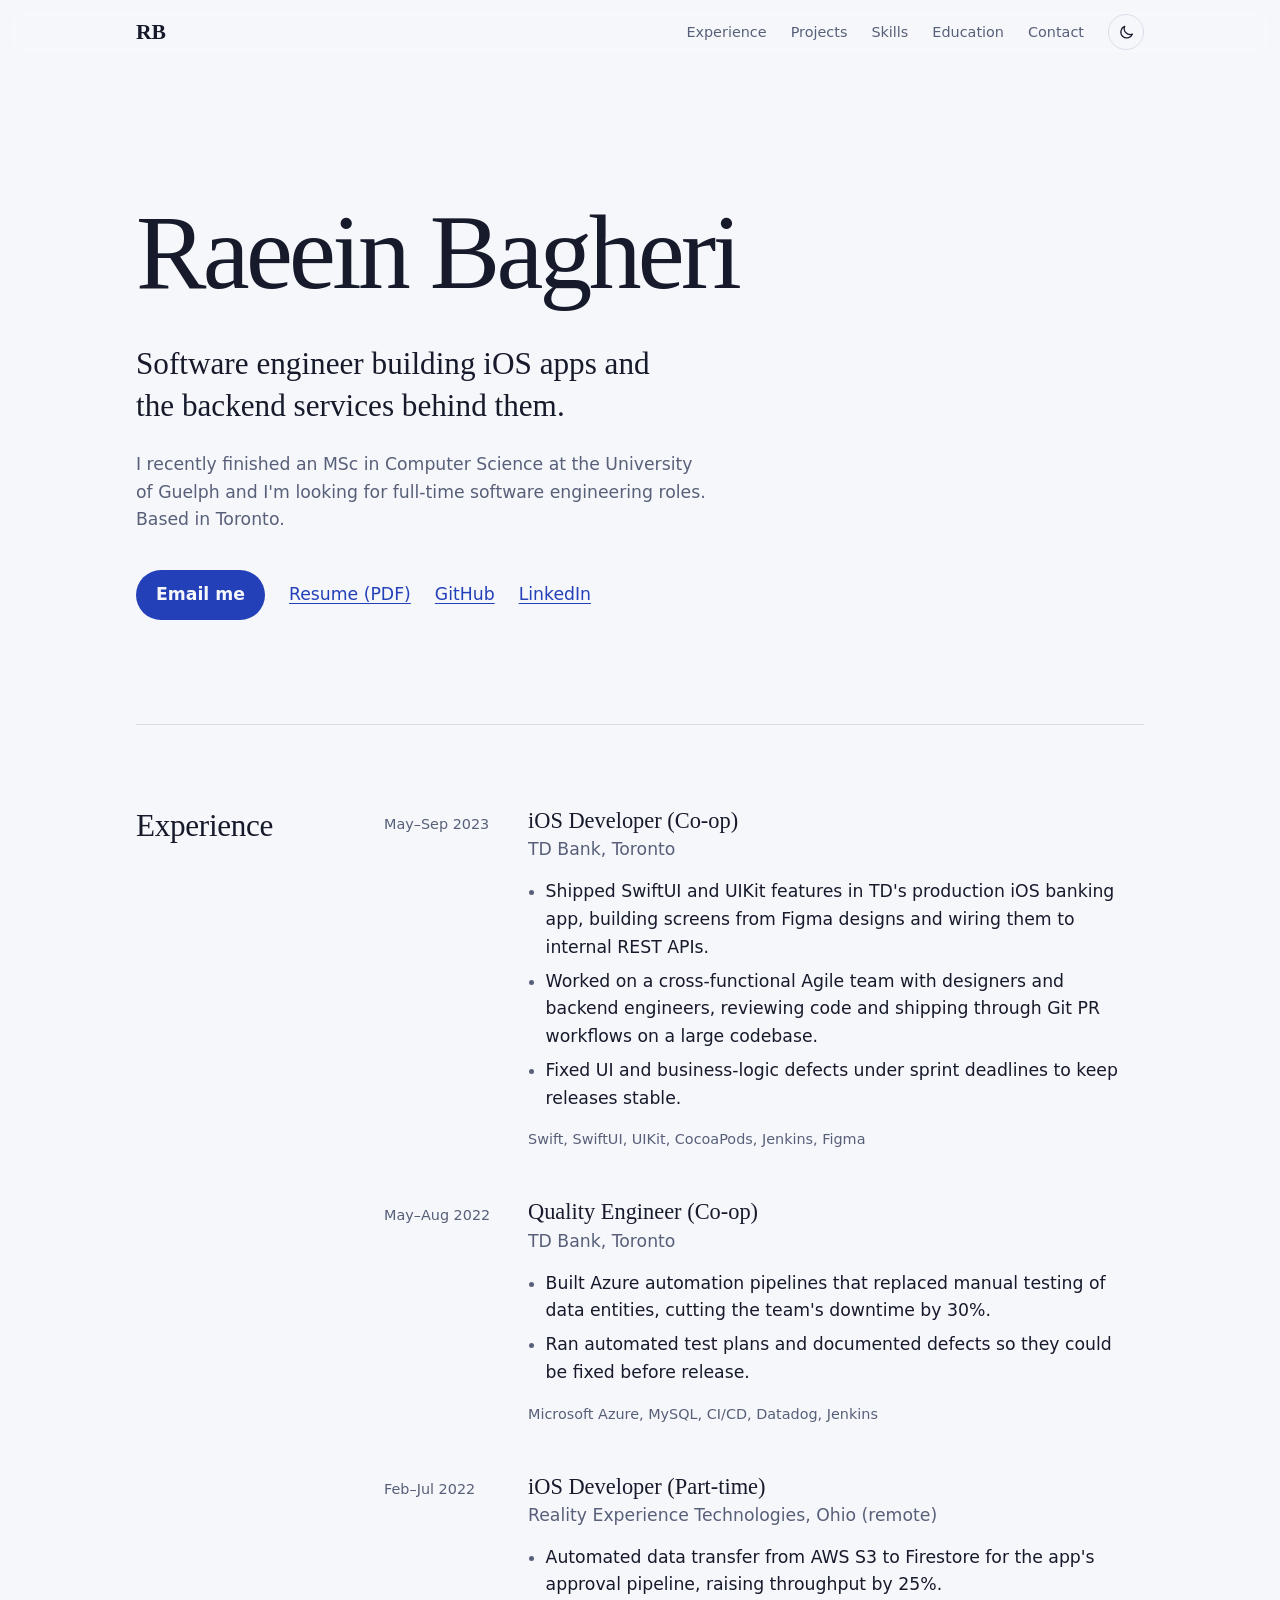
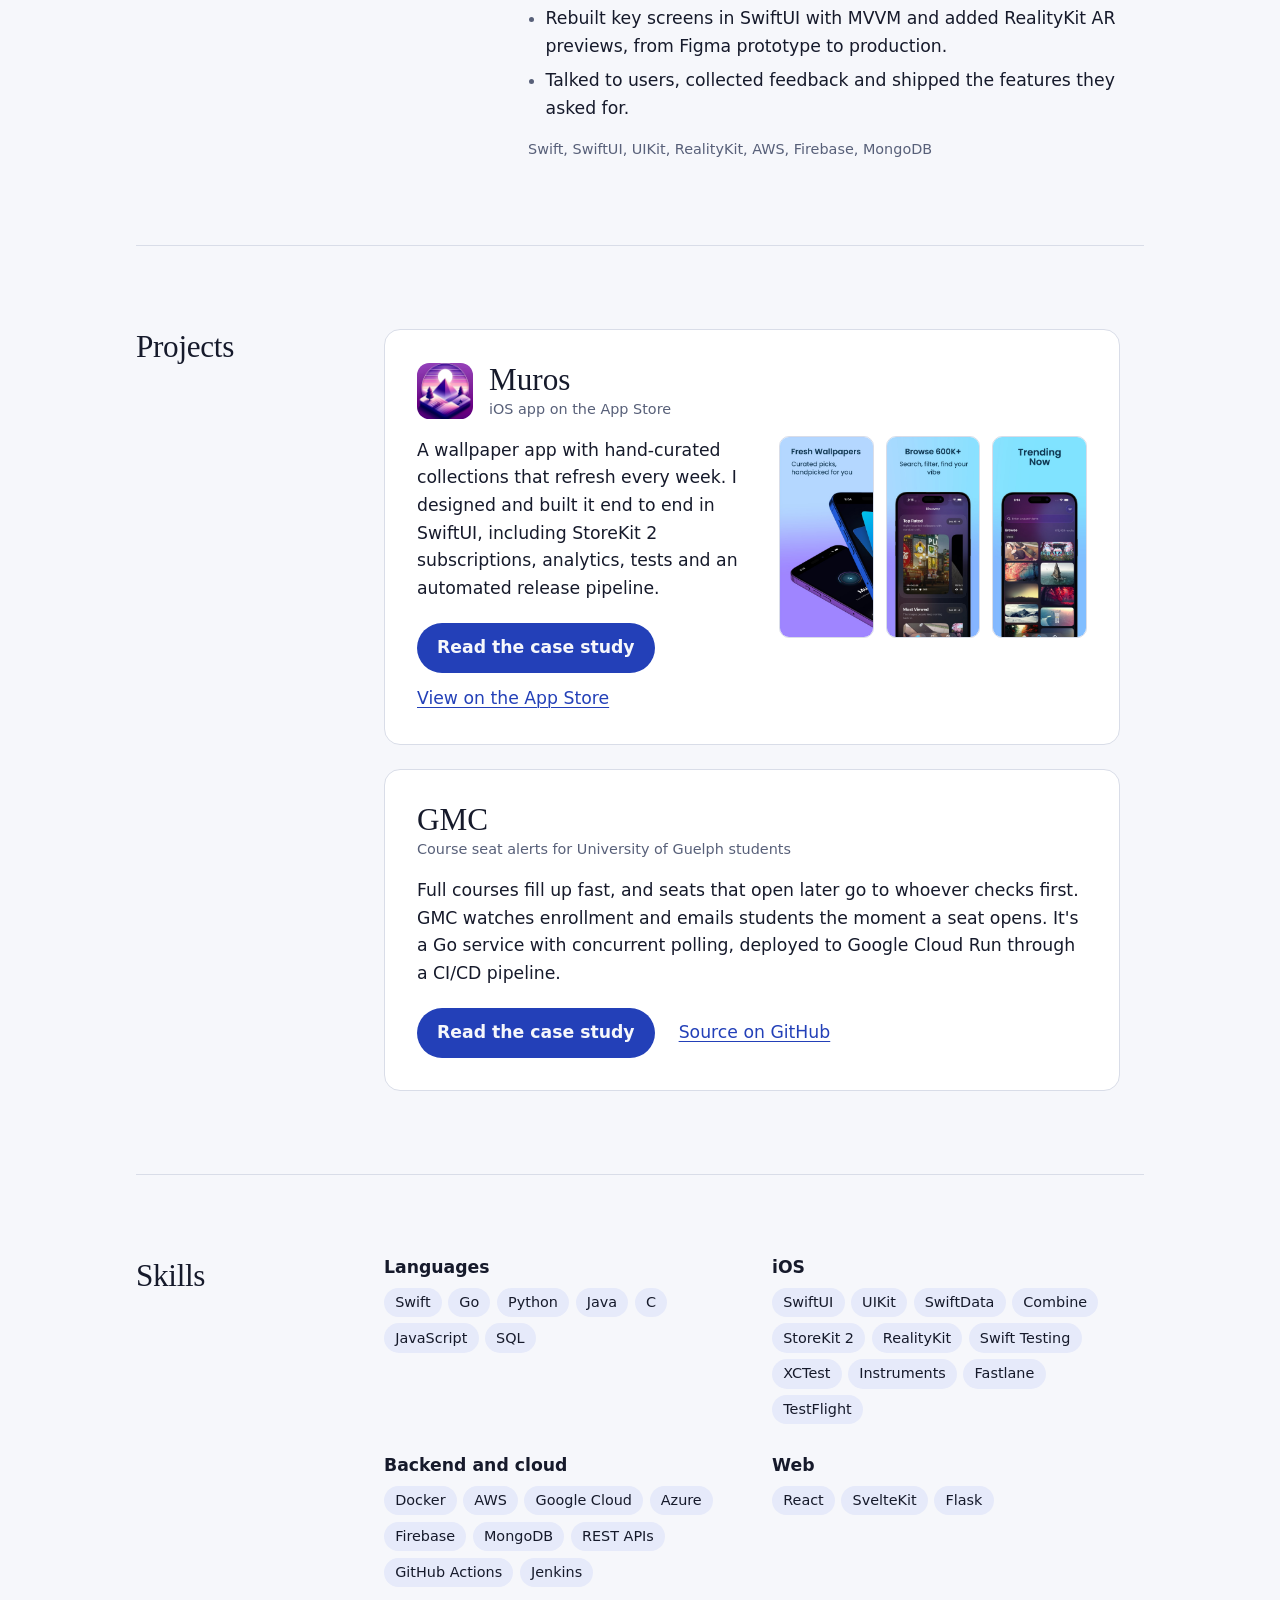
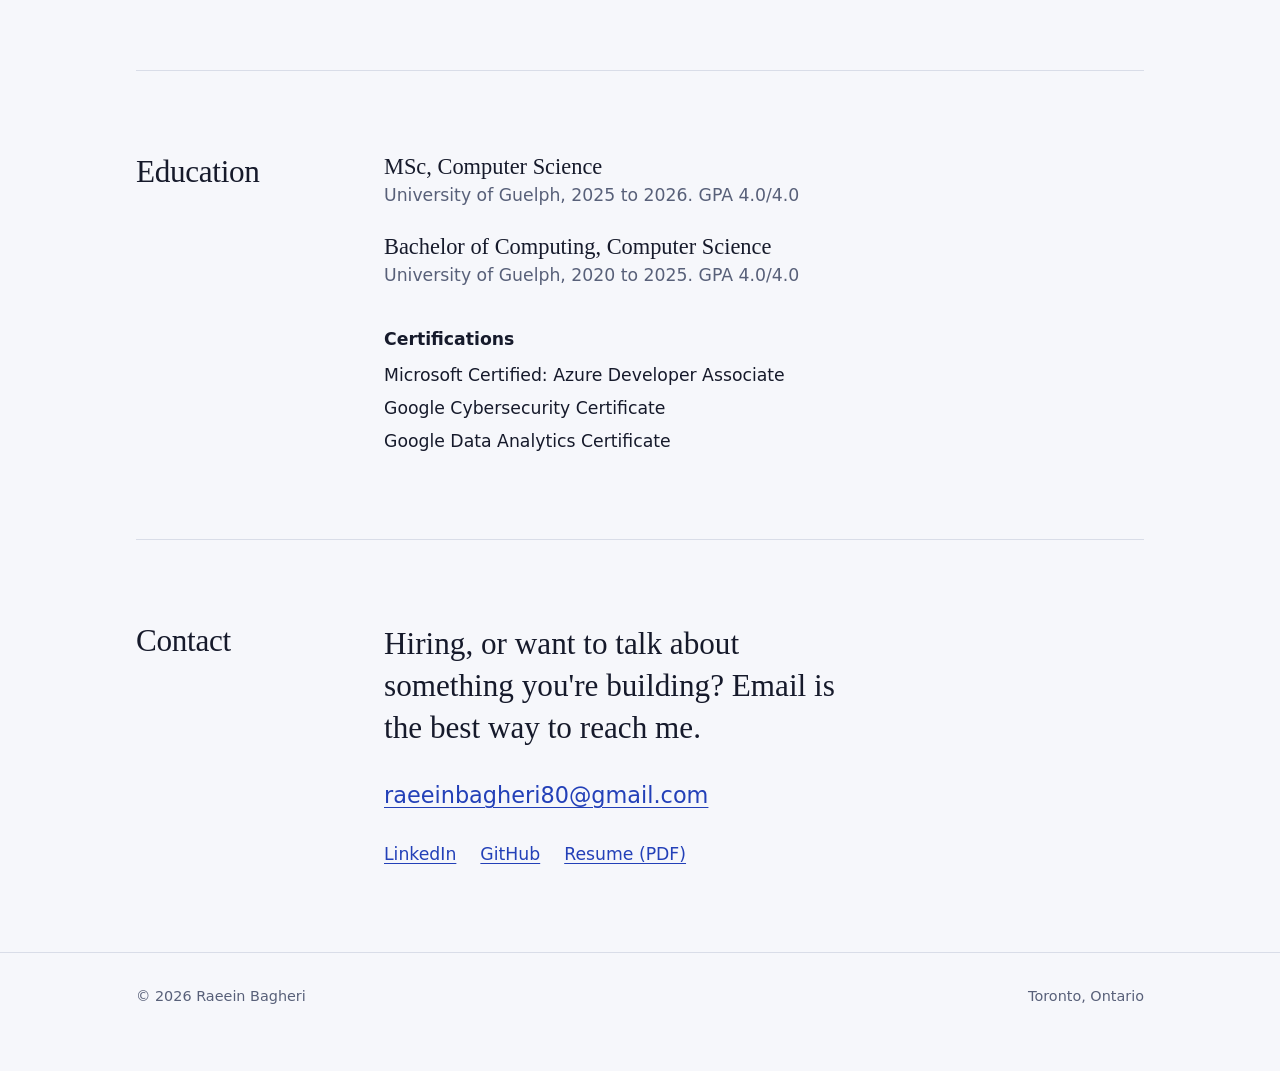
<file: index.html>
<!DOCTYPE html>
<html lang="en">

<head>
  <meta charset="UTF-8">
  <meta name="viewport" content="width=device-width, initial-scale=1">
  <meta http-equiv="Content-Security-Policy" content="default-src 'self'; style-src 'self' https://fonts.googleapis.com; font-src https://fonts.gstatic.com; img-src 'self' data:; script-src 'self'; base-uri 'self'; form-action 'none'">
  <title>Raeein Bagheri, Software Engineer</title>
  <meta name="description" content="Raeein Bagheri is a Toronto-based software engineer building iOS apps and backend services. MSc Computer Science, University of Guelph.">
  <link rel="canonical" href="https://raeeinbagheri.com/">

  <meta property="og:type" content="website">
  <meta property="og:title" content="Raeein Bagheri, Software Engineer">
  <meta property="og:description" content="Building iOS apps and the backend services behind them.">
  <meta property="og:url" content="https://raeeinbagheri.com/">
  <meta name="twitter:card" content="summary">

  <link rel="icon" href="./assets/images/favicon.svg" type="image/svg+xml">

  <link rel="preconnect" href="https://fonts.googleapis.com">
  <link rel="preconnect" href="https://fonts.gstatic.com" crossorigin>
  <link rel="stylesheet" href="https://fonts.googleapis.com/css2?family=Hanken+Grotesk:wght@400;500;600&family=Newsreader:opsz,wght@6..72,400;6..72,500;6..72,600&display=swap">
  <link rel="stylesheet" href="./assets/css/style.css">

  <script src="./assets/js/theme-init.js"></script>
</head>

<body>
  <a class="skip-link" href="#main">Skip to content</a>

  <header class="site-header">
    <div class="wrap">
      <a class="wordmark" href="#top" aria-label="Raeein Bagheri, back to top">RB</a>

      <nav class="site-nav" aria-label="Sections">
        <ul>
          <li><a href="#experience">Experience</a></li>
          <li><a href="#projects">Projects</a></li>
          <li><a href="#skills">Skills</a></li>
          <li><a href="#education">Education</a></li>
          <li><a href="#contact">Contact</a></li>
        </ul>
      </nav>

      <button class="theme-toggle" type="button" aria-label="Dark theme" aria-pressed="false" data-theme-toggle>
        <svg class="icon-moon" viewBox="0 0 24 24" fill="none" stroke="currentColor" stroke-width="1.8" stroke-linecap="round" stroke-linejoin="round" aria-hidden="true">
          <path d="M20.5 14.5A8.5 8.5 0 0 1 9.5 3.5a8.5 8.5 0 1 0 11 11Z" />
        </svg>
        <svg class="icon-sun" viewBox="0 0 24 24" fill="none" stroke="currentColor" stroke-width="1.8" stroke-linecap="round" aria-hidden="true">
          <circle cx="12" cy="12" r="4" />
          <path d="M12 2v2M12 20v2M4.9 4.9l1.4 1.4M17.7 17.7l1.4 1.4M2 12h2M20 12h2M4.9 19.1l1.4-1.4M17.7 6.3l1.4-1.4" />
        </svg>
      </button>
    </div>
  </header>

  <main id="main">

    <section class="hero wrap" id="top">
      <h1>Raeein Bagheri</h1>
      <p class="hero-lede">Software engineer building iOS apps and the backend services behind them.</p>
      <p class="hero-status">
        I recently finished an MSc in Computer Science at the University of Guelph and I'm looking for
        full-time software engineering roles. Based in Toronto.
      </p>
      <div class="actions">
        <a class="button" href="mailto:raeeinbagheri80@gmail.com">Email me</a>
        <a class="text-link" href="./assets/docs/resume.pdf" target="_blank" rel="noopener noreferrer">Resume (PDF)</a>
        <a class="text-link" href="https://github.com/Raeein" target="_blank" rel="noopener noreferrer">GitHub</a>
        <a class="text-link" href="https://www.linkedin.com/in/raeeinbagheri/" target="_blank" rel="noopener noreferrer">LinkedIn</a>
      </div>
    </section>

    <div class="wrap">

      <section class="section" id="experience" aria-labelledby="experience-title">
        <h2 class="section-title" id="experience-title">Experience</h2>
        <div class="section-body">
          <ol class="timeline">

            <li class="job">
              <p class="job-dates">May–Sep 2023</p>
              <div>
                <h3>iOS Developer (Co-op)</h3>
                <p class="job-org">TD Bank, Toronto</p>
                <ul class="bullets">
                  <li>Shipped SwiftUI and UIKit features in TD's production iOS banking app, building screens from Figma designs and wiring them to internal REST APIs.</li>
                  <li>Worked on a cross-functional Agile team with designers and backend engineers, reviewing code and shipping through Git PR workflows on a large codebase.</li>
                  <li>Fixed UI and business-logic defects under sprint deadlines to keep releases stable.</li>
                </ul>
                <p class="stack">Swift, SwiftUI, UIKit, CocoaPods, Jenkins, Figma</p>
              </div>
            </li>

            <li class="job">
              <p class="job-dates">May–Aug 2022</p>
              <div>
                <h3>Quality Engineer (Co-op)</h3>
                <p class="job-org">TD Bank, Toronto</p>
                <ul class="bullets">
                  <li>Built Azure automation pipelines that replaced manual testing of data entities, cutting the team's downtime by 30%.</li>
                  <li>Ran automated test plans and documented defects so they could be fixed before release.</li>
                </ul>
                <p class="stack">Microsoft Azure, MySQL, CI/CD, Datadog, Jenkins</p>
              </div>
            </li>

            <li class="job">
              <p class="job-dates">Feb–Jul 2022</p>
              <div>
                <h3>iOS Developer (Part-time)</h3>
                <p class="job-org">Reality Experience Technologies, Ohio (remote)</p>
                <ul class="bullets">
                  <li>Automated data transfer from AWS S3 to Firestore for the app's approval pipeline, raising throughput by 25%.</li>
                  <li>Rebuilt key screens in SwiftUI with MVVM and added RealityKit AR previews, from Figma prototype to production.</li>
                  <li>Talked to users, collected feedback and shipped the features they asked for.</li>
                </ul>
                <p class="stack">Swift, SwiftUI, UIKit, RealityKit, AWS, Firebase, MongoDB</p>
              </div>
            </li>

          </ol>
        </div>
      </section>

      <section class="section" id="projects" aria-labelledby="projects-title">
        <h2 class="section-title" id="projects-title">Projects</h2>
        <div class="section-body projects">

          <article class="project project--featured">
            <div>
              <div class="project-head">
                <img class="app-icon" src="./assets/images/muros/icon.png" alt="" width="56" height="56">
                <div>
                  <h3>Muros</h3>
                  <p class="project-kind">iOS app on the App Store</p>
                </div>
              </div>
              <p>
                A wallpaper app with hand-curated collections that refresh every week. I designed and built it
                end to end in SwiftUI, including StoreKit 2 subscriptions, analytics, tests and an automated
                release pipeline.
              </p>
              <div class="actions">
                <a class="button" href="./projects/muros.html">Read the case study</a>
                <a class="text-link" href="https://apps.apple.com/ca/app/muros/id6764196236" target="_blank" rel="noopener noreferrer">View on the App Store</a>
              </div>
            </div>
            <div class="shots">
              <img src="./assets/images/muros/screen-01.jpg" alt="Muros home screen showing fresh wallpaper picks" width="600" height="1300" loading="lazy">
              <img src="./assets/images/muros/screen-03.jpg" alt="Muros discovery screen with top rated and most viewed wallpapers" width="600" height="1300" loading="lazy">
              <img src="./assets/images/muros/screen-04.jpg" alt="Muros browse screen with search and trending wallpapers" width="600" height="1300" loading="lazy">
            </div>
          </article>

          <article class="project">
            <div>
              <div class="project-head">
                <div>
                  <h3>GMC</h3>
                  <p class="project-kind">Course seat alerts for University of Guelph students</p>
                </div>
              </div>
              <p>
                Full courses fill up fast, and seats that open later go to whoever checks first. GMC watches
                enrollment and emails students the moment a seat opens. It's a Go service with concurrent
                polling, deployed to Google Cloud Run through a CI/CD pipeline.
              </p>
              <div class="actions">
                <a class="button" href="./projects/gmc.html">Read the case study</a>
                <a class="text-link" href="https://github.com/Raeein/gmc" target="_blank" rel="noopener noreferrer">Source on GitHub</a>
              </div>
            </div>
          </article>

        </div>
      </section>

      <section class="section" id="skills" aria-labelledby="skills-title">
        <h2 class="section-title" id="skills-title">Skills</h2>
        <div class="section-body skill-groups">
          <div>
            <h3>Languages</h3>
            <ul class="tags">
              <li>Swift</li><li>Go</li><li>Python</li><li>Java</li><li>C</li><li>JavaScript</li><li>SQL</li>
            </ul>
          </div>
          <div>
            <h3>iOS</h3>
            <ul class="tags">
              <li>SwiftUI</li><li>UIKit</li><li>SwiftData</li><li>Combine</li><li>StoreKit 2</li><li>RealityKit</li>
              <li>Swift Testing</li><li>XCTest</li><li>Instruments</li><li>Fastlane</li><li>TestFlight</li>
            </ul>
          </div>
          <div>
            <h3>Backend and cloud</h3>
            <ul class="tags">
              <li>Docker</li><li>AWS</li><li>Google Cloud</li><li>Azure</li><li>Firebase</li><li>MongoDB</li>
              <li>REST APIs</li><li>GitHub Actions</li><li>Jenkins</li>
            </ul>
          </div>
          <div>
            <h3>Web</h3>
            <ul class="tags">
              <li>React</li><li>SvelteKit</li><li>Flask</li>
            </ul>
          </div>
        </div>
      </section>

      <section class="section" id="education" aria-labelledby="education-title">
        <h2 class="section-title" id="education-title">Education</h2>
        <div class="section-body">
          <ul class="entries">
            <li class="entry">
              <h3>MSc, Computer Science</h3>
              <p>University of Guelph, 2025 to 2026. GPA 4.0/4.0</p>
            </li>
            <li class="entry">
              <h3>Bachelor of Computing, Computer Science</h3>
              <p>University of Guelph, 2020 to 2025. GPA 4.0/4.0</p>
            </li>
          </ul>

          <h3 class="subhead">Certifications</h3>
          <ul class="plain-list">
            <li>Microsoft Certified: Azure Developer Associate</li>
            <li>Google Cybersecurity Certificate</li>
            <li>Google Data Analytics Certificate</li>
          </ul>
        </div>
      </section>

      <section class="section contact" id="contact" aria-labelledby="contact-title">
        <h2 class="section-title" id="contact-title">Contact</h2>
        <div class="section-body">
          <p class="contact-lede">Hiring, or want to talk about something you're building? Email is the best way to reach me.</p>
          <a class="contact-email" href="mailto:raeeinbagheri80@gmail.com">raeeinbagheri80@gmail.com</a>
          <div class="actions">
            <a class="text-link" href="https://www.linkedin.com/in/raeeinbagheri/" target="_blank" rel="noopener noreferrer">LinkedIn</a>
            <a class="text-link" href="https://github.com/Raeein" target="_blank" rel="noopener noreferrer">GitHub</a>
            <a class="text-link" href="./assets/docs/resume.pdf" target="_blank" rel="noopener noreferrer">Resume (PDF)</a>
          </div>
        </div>
      </section>

    </div>
  </main>

  <footer class="site-footer">
    <div class="wrap">
      <p>&copy; <span data-year>2026</span> Raeein Bagheri</p>
      <p>Toronto, Ontario</p>
    </div>
  </footer>

  <script src="./assets/js/script.js"></script>
</body>

</html>
</file>
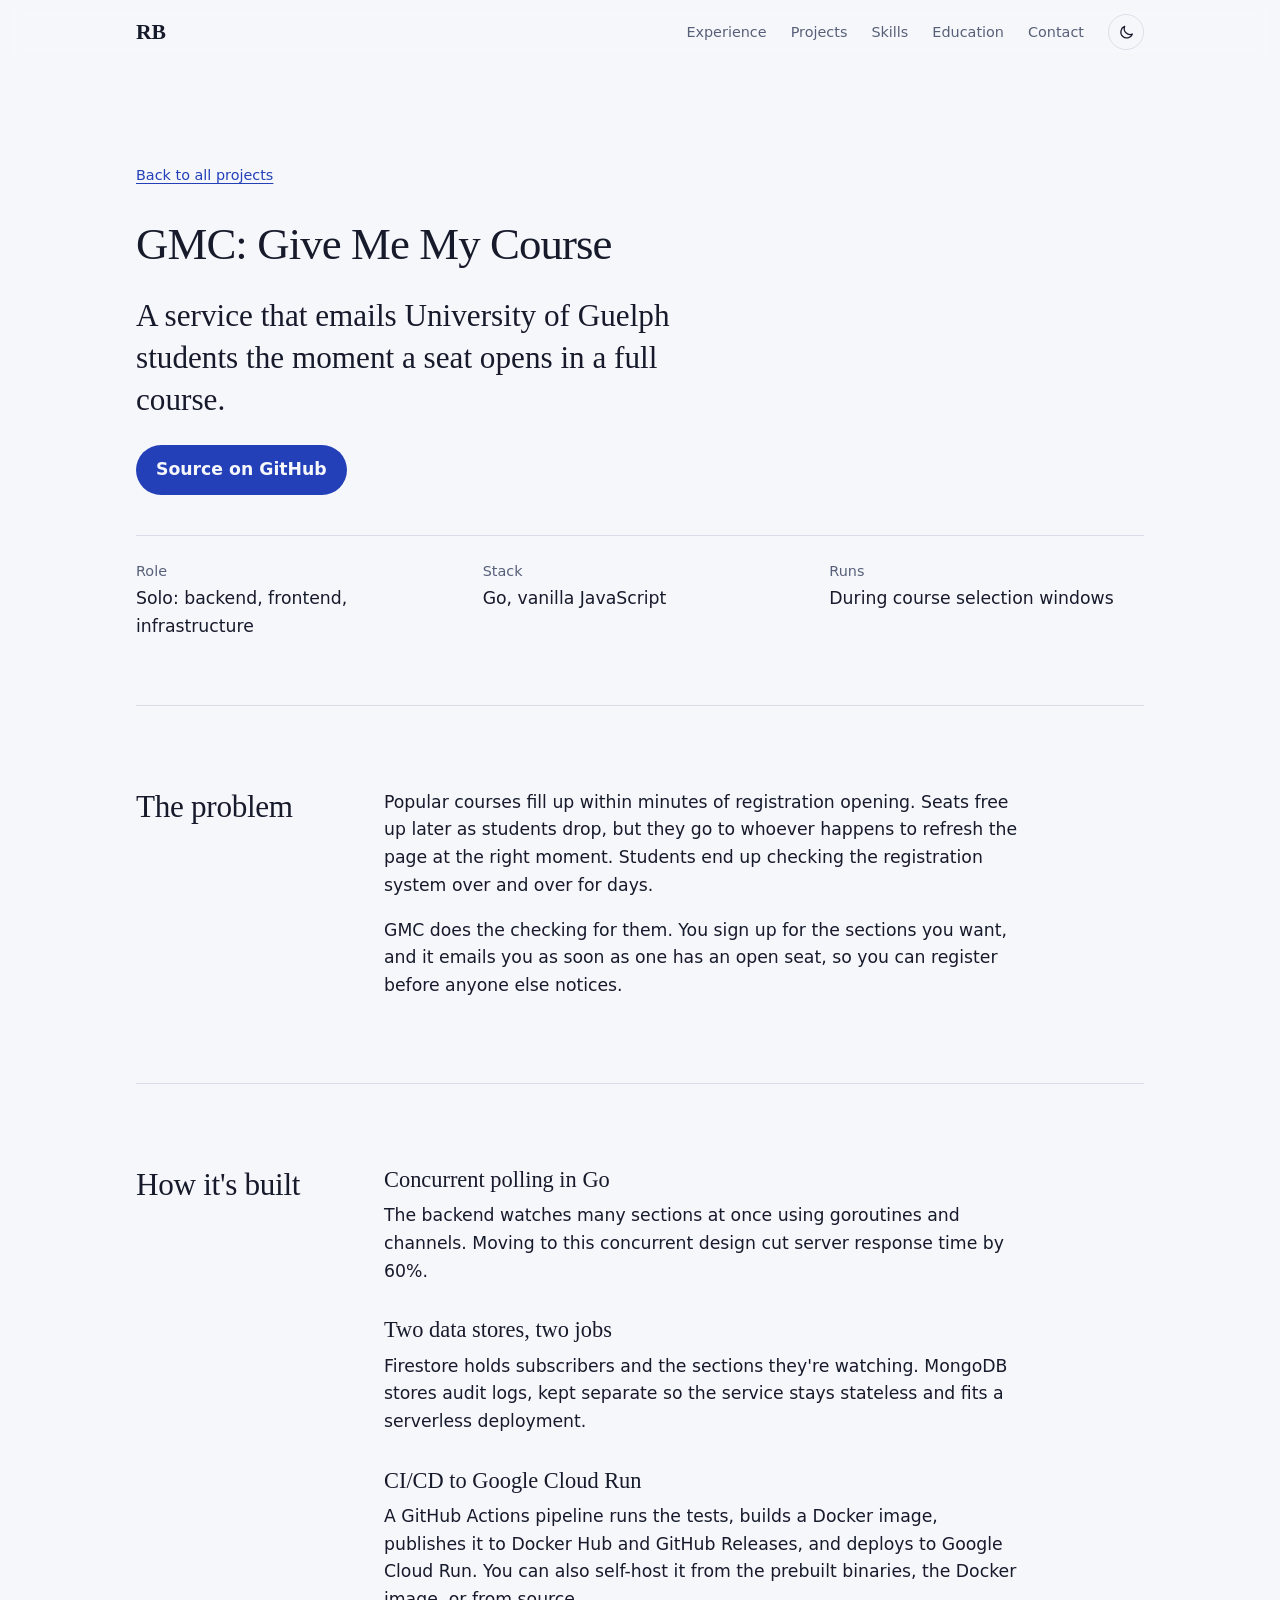
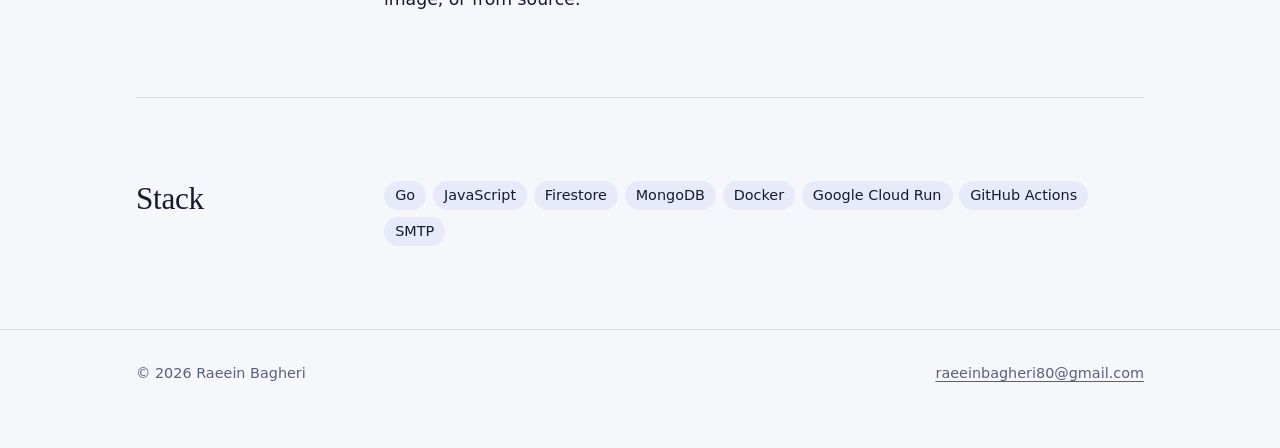
<file: projects/gmc.html>
<!DOCTYPE html>
<html lang="en">

<head>
  <meta charset="UTF-8">
  <meta name="viewport" content="width=device-width, initial-scale=1">
  <meta http-equiv="Content-Security-Policy" content="default-src 'self'; style-src 'self' https://fonts.googleapis.com; font-src https://fonts.gstatic.com; img-src 'self' data:; script-src 'self'; base-uri 'self'; form-action 'none'">
  <title>GMC, course seat alerts | Raeein Bagheri</title>
  <meta name="description" content="How Raeein Bagheri built GMC, a Go service that emails University of Guelph students when a seat opens in a full course.">
  <link rel="canonical" href="https://raeeinbagheri.com/projects/gmc.html">

  <meta property="og:type" content="article">
  <meta property="og:title" content="GMC, course seat alerts">
  <meta property="og:description" content="A Go service that emails students when a seat opens in a full course.">
  <meta property="og:url" content="https://raeeinbagheri.com/projects/gmc.html">
  <meta name="twitter:card" content="summary">

  <link rel="icon" href="../assets/images/favicon.svg" type="image/svg+xml">

  <link rel="preconnect" href="https://fonts.googleapis.com">
  <link rel="preconnect" href="https://fonts.gstatic.com" crossorigin>
  <link rel="stylesheet" href="https://fonts.googleapis.com/css2?family=Hanken+Grotesk:wght@400;500;600&family=Newsreader:opsz,wght@6..72,400;6..72,500;6..72,600&display=swap">
  <link rel="stylesheet" href="../assets/css/style.css">

  <script src="../assets/js/theme-init.js"></script>
</head>

<body>
  <a class="skip-link" href="#main">Skip to content</a>

  <header class="site-header">
    <div class="wrap">
      <a class="wordmark" href="../index.html" aria-label="Raeein Bagheri, home">RB</a>

      <nav class="site-nav" aria-label="Sections">
        <ul>
          <li><a href="../index.html#experience">Experience</a></li>
          <li><a href="../index.html#projects">Projects</a></li>
          <li><a href="../index.html#skills">Skills</a></li>
          <li><a href="../index.html#education">Education</a></li>
          <li><a href="../index.html#contact">Contact</a></li>
        </ul>
      </nav>

      <button class="theme-toggle" type="button" aria-label="Dark theme" aria-pressed="false" data-theme-toggle>
        <svg class="icon-moon" viewBox="0 0 24 24" fill="none" stroke="currentColor" stroke-width="1.8" stroke-linecap="round" stroke-linejoin="round" aria-hidden="true">
          <path d="M20.5 14.5A8.5 8.5 0 0 1 9.5 3.5a8.5 8.5 0 1 0 11 11Z" />
        </svg>
        <svg class="icon-sun" viewBox="0 0 24 24" fill="none" stroke="currentColor" stroke-width="1.8" stroke-linecap="round" aria-hidden="true">
          <circle cx="12" cy="12" r="4" />
          <path d="M12 2v2M12 20v2M4.9 4.9l1.4 1.4M17.7 17.7l1.4 1.4M2 12h2M20 12h2M4.9 19.1l1.4-1.4M17.7 6.3l1.4-1.4" />
        </svg>
      </button>
    </div>
  </header>

  <main id="main">

    <section class="case-hero wrap">
      <a class="back-link" href="../index.html#projects">Back to all projects</a>
      <div class="project-head">
        <h1>GMC: Give Me My Course</h1>
      </div>
      <p class="hero-lede">A service that emails University of Guelph students the moment a seat opens in a full course.</p>
      <div class="actions">
        <a class="button" href="https://github.com/Raeein/gmc" target="_blank" rel="noopener noreferrer">Source on GitHub</a>
      </div>

      <dl class="facts">
        <div>
          <dt>Role</dt>
          <dd>Solo: backend, frontend, infrastructure</dd>
        </div>
        <div>
          <dt>Stack</dt>
          <dd>Go, vanilla JavaScript</dd>
        </div>
        <div>
          <dt>Runs</dt>
          <dd>During course selection windows</dd>
        </div>
      </dl>
    </section>

    <div class="wrap">

      <section class="section" aria-labelledby="problem-title">
        <h2 class="section-title" id="problem-title">The problem</h2>
        <div class="section-body prose">
          <p>
            Popular courses fill up within minutes of registration opening. Seats free up later as students
            drop, but they go to whoever happens to refresh the page at the right moment. Students end up
            checking the registration system over and over for days.
          </p>
          <p>
            GMC does the checking for them. You sign up for the sections you want, and it emails you as soon
            as one has an open seat, so you can register before anyone else notices.
          </p>
        </div>
      </section>

      <section class="section" aria-labelledby="how-title">
        <h2 class="section-title" id="how-title">How it's built</h2>
        <div class="section-body prose">
          <h3>Concurrent polling in Go</h3>
          <p>
            The backend watches many sections at once using goroutines and channels. Moving to this concurrent
            design cut server response time by 60%.
          </p>

          <h3>Two data stores, two jobs</h3>
          <p>
            Firestore holds subscribers and the sections they're watching. MongoDB stores audit logs, kept
            separate so the service stays stateless and fits a serverless deployment.
          </p>

          <h3>CI/CD to Google Cloud Run</h3>
          <p>
            A GitHub Actions pipeline runs the tests, builds a Docker image, publishes it to Docker Hub and
            GitHub Releases, and deploys to Google Cloud Run. You can also self-host it from the prebuilt
            binaries, the Docker image, or from source.
          </p>
        </div>
      </section>

      <section class="section" aria-labelledby="stack-title">
        <h2 class="section-title" id="stack-title">Stack</h2>
        <div class="section-body">
          <ul class="tags">
            <li>Go</li><li>JavaScript</li><li>Firestore</li><li>MongoDB</li><li>Docker</li>
            <li>Google Cloud Run</li><li>GitHub Actions</li><li>SMTP</li>
          </ul>
        </div>
      </section>

    </div>
  </main>

  <footer class="site-footer">
    <div class="wrap">
      <p>&copy; <span data-year>2026</span> Raeein Bagheri</p>
      <p><a href="mailto:raeeinbagheri80@gmail.com">raeeinbagheri80@gmail.com</a></p>
    </div>
  </footer>

  <script src="../assets/js/script.js"></script>
</body>

</html>
</file>
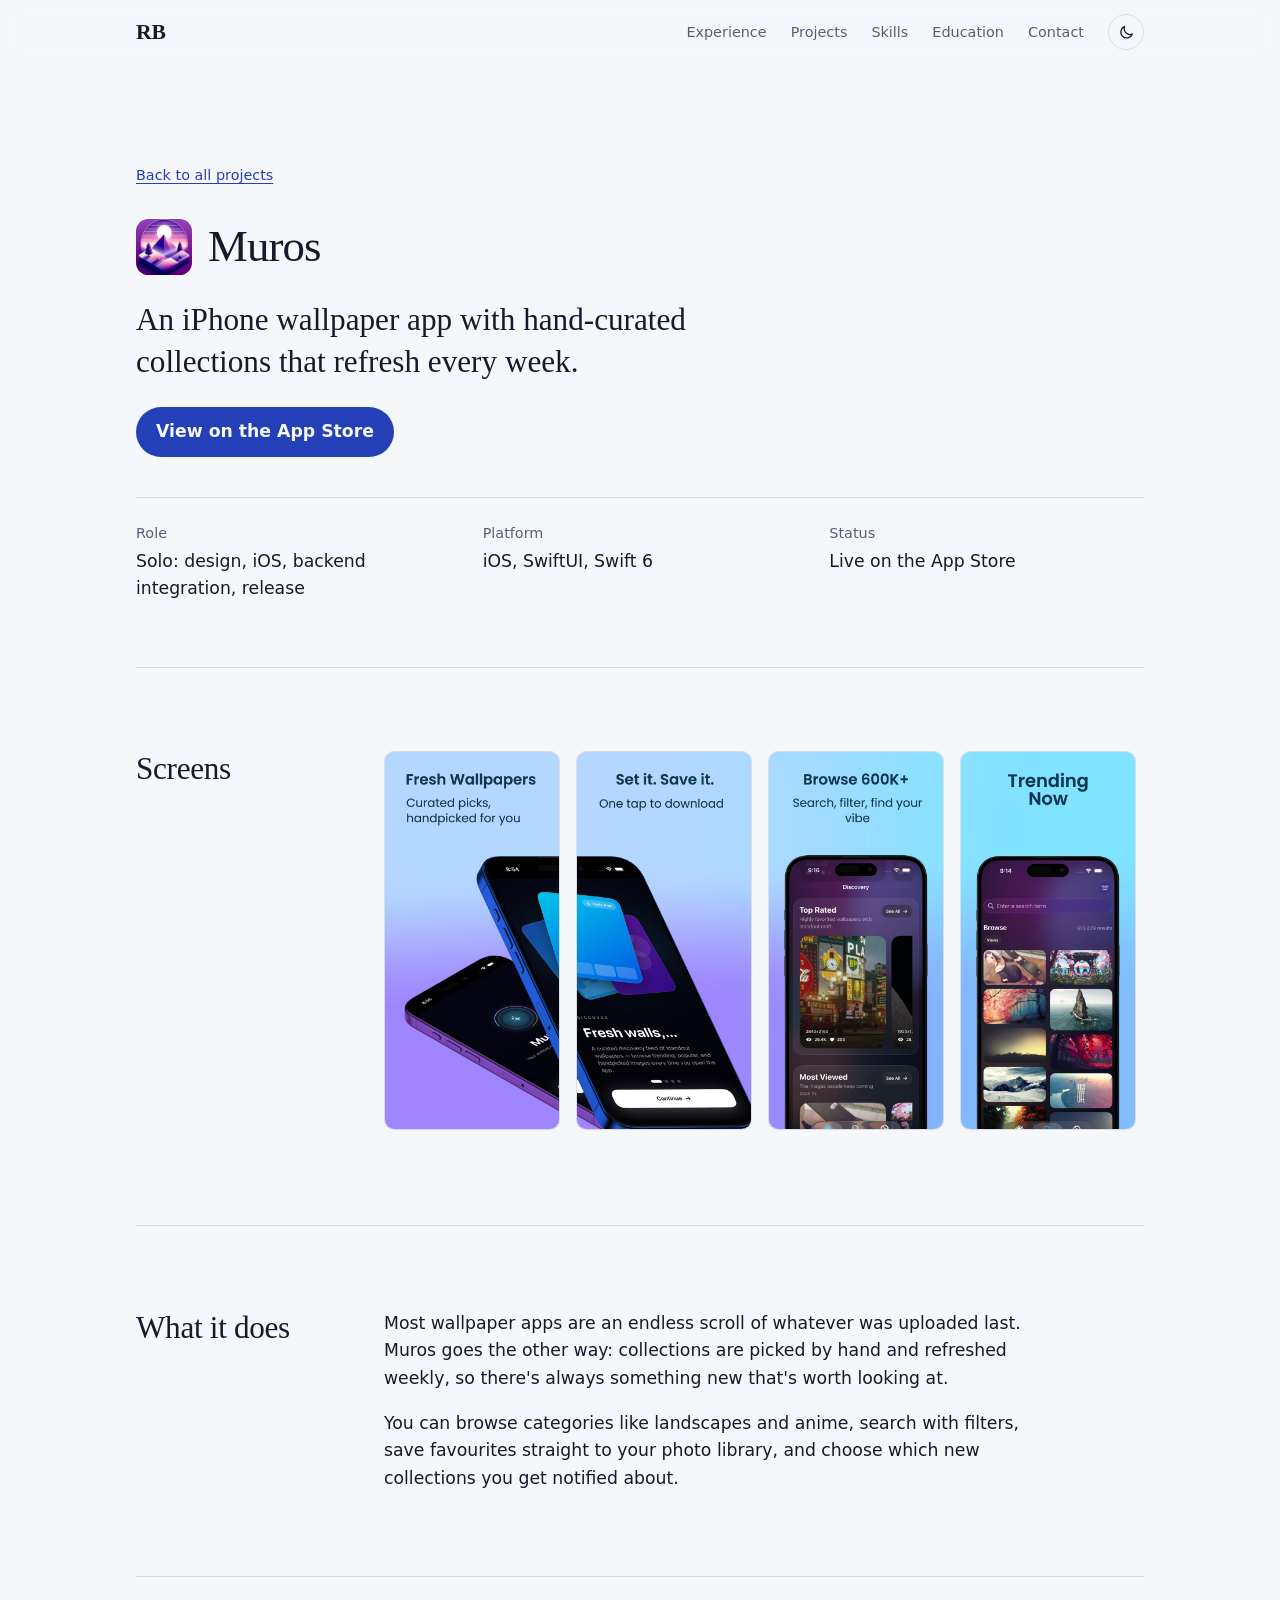
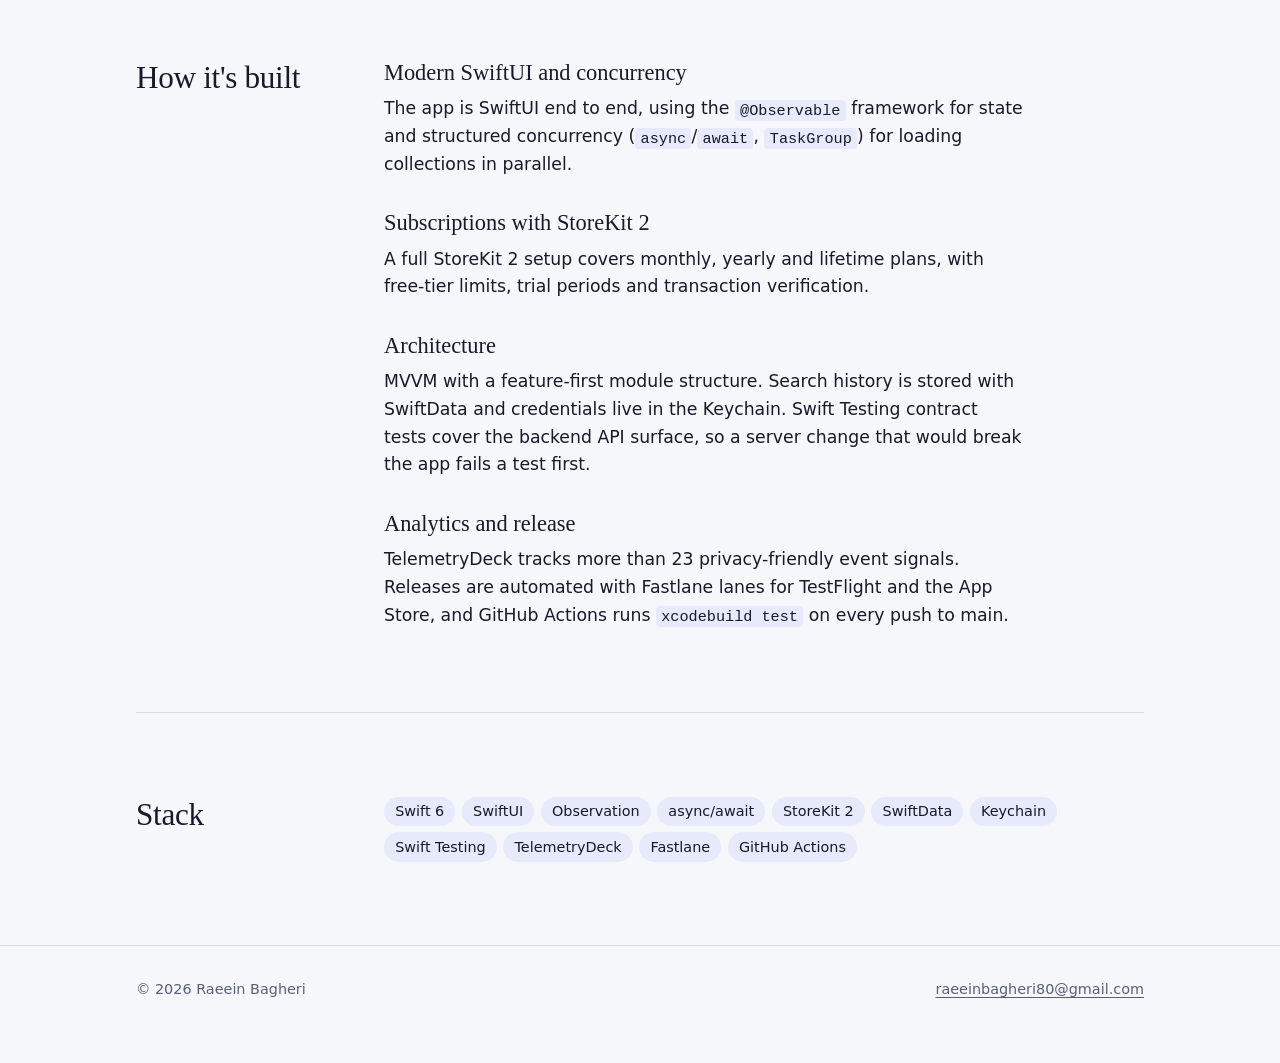
<file: projects/muros.html>
<!DOCTYPE html>
<html lang="en">

<head>
  <meta charset="UTF-8">
  <meta name="viewport" content="width=device-width, initial-scale=1">
  <meta http-equiv="Content-Security-Policy" content="default-src 'self'; style-src 'self' https://fonts.googleapis.com; font-src https://fonts.gstatic.com; img-src 'self' data:; script-src 'self'; base-uri 'self'; form-action 'none'">
  <title>Muros, an iOS wallpaper app | Raeein Bagheri</title>
  <meta name="description" content="How Raeein Bagheri designed, built and shipped Muros, a SwiftUI wallpaper app with StoreKit 2 subscriptions and an automated release pipeline.">
  <link rel="canonical" href="https://raeeinbagheri.com/projects/muros.html">

  <meta property="og:type" content="article">
  <meta property="og:title" content="Muros, an iOS wallpaper app">
  <meta property="og:description" content="A SwiftUI app on the App Store, built end to end by Raeein Bagheri.">
  <meta property="og:url" content="https://raeeinbagheri.com/projects/muros.html">
  <meta name="twitter:card" content="summary">

  <link rel="icon" href="../assets/images/favicon.svg" type="image/svg+xml">

  <link rel="preconnect" href="https://fonts.googleapis.com">
  <link rel="preconnect" href="https://fonts.gstatic.com" crossorigin>
  <link rel="stylesheet" href="https://fonts.googleapis.com/css2?family=Hanken+Grotesk:wght@400;500;600&family=Newsreader:opsz,wght@6..72,400;6..72,500;6..72,600&display=swap">
  <link rel="stylesheet" href="../assets/css/style.css">

  <script src="../assets/js/theme-init.js"></script>
</head>

<body>
  <a class="skip-link" href="#main">Skip to content</a>

  <header class="site-header">
    <div class="wrap">
      <a class="wordmark" href="../index.html" aria-label="Raeein Bagheri, home">RB</a>

      <nav class="site-nav" aria-label="Sections">
        <ul>
          <li><a href="../index.html#experience">Experience</a></li>
          <li><a href="../index.html#projects">Projects</a></li>
          <li><a href="../index.html#skills">Skills</a></li>
          <li><a href="../index.html#education">Education</a></li>
          <li><a href="../index.html#contact">Contact</a></li>
        </ul>
      </nav>

      <button class="theme-toggle" type="button" aria-label="Dark theme" aria-pressed="false" data-theme-toggle>
        <svg class="icon-moon" viewBox="0 0 24 24" fill="none" stroke="currentColor" stroke-width="1.8" stroke-linecap="round" stroke-linejoin="round" aria-hidden="true">
          <path d="M20.5 14.5A8.5 8.5 0 0 1 9.5 3.5a8.5 8.5 0 1 0 11 11Z" />
        </svg>
        <svg class="icon-sun" viewBox="0 0 24 24" fill="none" stroke="currentColor" stroke-width="1.8" stroke-linecap="round" aria-hidden="true">
          <circle cx="12" cy="12" r="4" />
          <path d="M12 2v2M12 20v2M4.9 4.9l1.4 1.4M17.7 17.7l1.4 1.4M2 12h2M20 12h2M4.9 19.1l1.4-1.4M17.7 6.3l1.4-1.4" />
        </svg>
      </button>
    </div>
  </header>

  <main id="main">

    <section class="case-hero wrap">
      <a class="back-link" href="../index.html#projects">Back to all projects</a>
      <div class="project-head">
        <img class="app-icon" src="../assets/images/muros/icon.png" alt="" width="56" height="56">
        <h1>Muros</h1>
      </div>
      <p class="hero-lede">An iPhone wallpaper app with hand-curated collections that refresh every week.</p>
      <div class="actions">
        <a class="button" href="https://apps.apple.com/ca/app/muros/id6764196236" target="_blank" rel="noopener noreferrer">View on the App Store</a>
      </div>

      <dl class="facts">
        <div>
          <dt>Role</dt>
          <dd>Solo: design, iOS, backend integration, release</dd>
        </div>
        <div>
          <dt>Platform</dt>
          <dd>iOS, SwiftUI, Swift 6</dd>
        </div>
        <div>
          <dt>Status</dt>
          <dd>Live on the App Store</dd>
        </div>
      </dl>
    </section>

    <div class="wrap">

      <section class="section" aria-label="Screenshots">
        <h2 class="section-title">Screens</h2>
        <div class="gallery" tabindex="0" aria-label="Muros screenshots, scrollable">
          <img src="../assets/images/muros/screen-01.jpg" alt="Home screen: fresh wallpapers, curated picks" width="600" height="1300" loading="lazy">
          <img src="../assets/images/muros/screen-02.jpg" alt="Onboarding screen: save a wallpaper in one tap" width="600" height="1300" loading="lazy">
          <img src="../assets/images/muros/screen-03.jpg" alt="Discovery screen: browse, search and filter wallpapers" width="600" height="1300" loading="lazy">
          <img src="../assets/images/muros/screen-04.jpg" alt="Browse screen: search and trending wallpapers" width="600" height="1300" loading="lazy">
          <img src="../assets/images/muros/screen-05.jpg" alt="Settings screen: appearance, haptics, notifications and data saver" width="600" height="1300" loading="lazy">
        </div>
      </section>

      <section class="section" aria-labelledby="what-title">
        <h2 class="section-title" id="what-title">What it does</h2>
        <div class="section-body prose">
          <p>
            Most wallpaper apps are an endless scroll of whatever was uploaded last. Muros goes the other way:
            collections are picked by hand and refreshed weekly, so there's always something new that's worth
            looking at.
          </p>
          <p>
            You can browse categories like landscapes and anime, search with filters, save favourites straight
            to your photo library, and choose which new collections you get notified about.
          </p>
        </div>
      </section>

      <section class="section" aria-labelledby="how-title">
        <h2 class="section-title" id="how-title">How it's built</h2>
        <div class="section-body prose">
          <h3>Modern SwiftUI and concurrency</h3>
          <p>
            The app is SwiftUI end to end, using the <code>@Observable</code> framework for state and
            structured concurrency (<code>async</code>/<code>await</code>, <code>TaskGroup</code>) for loading
            collections in parallel.
          </p>

          <h3>Subscriptions with StoreKit 2</h3>
          <p>
            A full StoreKit 2 setup covers monthly, yearly and lifetime plans, with free-tier limits, trial
            periods and transaction verification.
          </p>

          <h3>Architecture</h3>
          <p>
            MVVM with a feature-first module structure. Search history is stored with SwiftData and
            credentials live in the Keychain. Swift Testing contract tests cover the backend API surface, so a
            server change that would break the app fails a test first.
          </p>

          <h3>Analytics and release</h3>
          <p>
            TelemetryDeck tracks more than 23 privacy-friendly event signals. Releases are automated with
            Fastlane lanes for TestFlight and the App Store, and GitHub Actions runs
            <code>xcodebuild test</code> on every push to main.
          </p>
        </div>
      </section>

      <section class="section" aria-labelledby="stack-title">
        <h2 class="section-title" id="stack-title">Stack</h2>
        <div class="section-body">
          <ul class="tags">
            <li>Swift 6</li><li>SwiftUI</li><li>Observation</li><li>async/await</li><li>StoreKit 2</li>
            <li>SwiftData</li><li>Keychain</li><li>Swift Testing</li><li>TelemetryDeck</li><li>Fastlane</li>
            <li>GitHub Actions</li>
          </ul>
        </div>
      </section>

    </div>
  </main>

  <footer class="site-footer">
    <div class="wrap">
      <p>&copy; <span data-year>2026</span> Raeein Bagheri</p>
      <p><a href="mailto:raeeinbagheri80@gmail.com">raeeinbagheri80@gmail.com</a></p>
    </div>
  </footer>

  <script src="../assets/js/script.js"></script>
</body>

</html>
</file>
<file: assets/css/style.css>
/*
  raeeinbagheri.com
  Tokens first, then base, layout, components, pages.
*/

/* ---------- Tokens ---------- */

:root {
  --bg: #f6f7fb;
  --surface: #ffffff;
  --ink: #161a2b;
  --muted: #586079;
  --rule: #d9dde8;
  --accent: #2340b8;
  --accent-soft: #e6eafa;

  --serif: "Newsreader", "Iowan Old Style", Georgia, serif;
  --sans: "Hanken Grotesk", system-ui, -apple-system, "Segoe UI", sans-serif;

  --step--1: clamp(0.84rem, 0.82rem + 0.1vw, 0.9rem);
  --step-0: clamp(1rem, 0.97rem + 0.15vw, 1.08rem);
  --step-1: clamp(1.2rem, 1.13rem + 0.35vw, 1.4rem);
  --step-2: clamp(1.5rem, 1.35rem + 0.75vw, 1.95rem);
  --step-3: clamp(1.9rem, 1.6rem + 1.5vw, 2.8rem);
  --step-hero: clamp(3rem, 1.8rem + 6vw, 6.75rem);

  --page: 68rem;
  --gutter: clamp(1rem, 0.5rem + 2.5vw, 2.5rem);
  --label-col: 13rem;
  --radius: 10px;

  color-scheme: light;
}

@media (prefers-color-scheme: dark) {
  :root:not([data-theme="light"]) {
    --bg: #0f1424;
    --surface: #161c30;
    --ink: #e6e9f2;
    --muted: #9aa2ba;
    --rule: #262e48;
    --accent: #93a8ff;
    --accent-soft: #1d2647;
    color-scheme: dark;
  }
}

:root[data-theme="dark"] {
  --bg: #0f1424;
  --surface: #161c30;
  --ink: #e6e9f2;
  --muted: #9aa2ba;
  --rule: #262e48;
  --accent: #93a8ff;
  --accent-soft: #1d2647;
  color-scheme: dark;
}

/* ---------- Base ---------- */

*,
*::before,
*::after {
  box-sizing: border-box;
}

html {
  -webkit-text-size-adjust: 100%;
  scroll-behavior: smooth;
  scroll-padding-top: 5rem;
}

body {
  margin: 0;
  background: var(--bg);
  color: var(--ink);
  font-family: var(--sans);
  font-size: var(--step-0);
  line-height: 1.6;
  -webkit-font-smoothing: antialiased;
}

h1,
h2,
h3 {
  font-family: var(--serif);
  font-weight: 500;
  line-height: 1.15;
  margin: 0;
  text-wrap: balance;
}

p {
  margin: 0 0 1em;
}

p:last-child {
  margin-bottom: 0;
}

ul,
ol {
  margin: 0;
  padding: 0;
}

img {
  display: block;
  max-width: 100%;
  height: auto;
}

a {
  color: var(--accent);
  text-decoration-thickness: 1px;
  text-underline-offset: 0.2em;
}

a:hover {
  text-decoration-thickness: 2px;
}

:focus-visible {
  outline: 2px solid var(--accent);
  outline-offset: 3px;
  border-radius: 2px;
}

.skip-link {
  position: absolute;
  left: var(--gutter);
  top: -3rem;
  z-index: 100;
  padding: 0.5rem 0.9rem;
  background: var(--ink);
  color: var(--bg);
  border-radius: var(--radius);
}

.skip-link:focus {
  top: 0.75rem;
}

.wrap {
  max-width: var(--page);
  margin-inline: auto;
  padding-inline: var(--gutter);
}

/* ---------- Header ---------- */

.site-header {
  position: sticky;
  top: 0;
  z-index: 10;
  background: color-mix(in srgb, var(--bg) 88%, transparent);
  backdrop-filter: blur(10px);
  -webkit-backdrop-filter: blur(10px);
  border-bottom: 1px solid transparent;
}

.site-header.is-scrolled {
  border-bottom-color: var(--rule);
}

.site-header .wrap {
  display: flex;
  align-items: center;
  gap: 1.5rem;
  min-height: 4rem;
}

.wordmark {
  font-family: var(--serif);
  font-size: 1.35rem;
  font-weight: 600;
  color: var(--ink);
  text-decoration: none;
  letter-spacing: -0.01em;
}

.site-nav {
  margin-left: auto;
}

.site-nav ul {
  display: flex;
  gap: 1.5rem;
  list-style: none;
}

.site-nav a {
  color: var(--muted);
  text-decoration: none;
  font-size: var(--step--1);
  font-weight: 500;
}

.site-nav a:hover {
  color: var(--ink);
}

.theme-toggle {
  display: grid;
  place-items: center;
  width: 2.25rem;
  height: 2.25rem;
  padding: 0;
  border: 1px solid var(--rule);
  border-radius: 50%;
  background: transparent;
  color: var(--ink);
  cursor: pointer;
}

.theme-toggle:hover {
  border-color: var(--muted);
}

.theme-toggle svg {
  width: 1.05rem;
  height: 1.05rem;
}

.theme-toggle .icon-sun {
  display: none;
}

:root[data-theme="dark"] .theme-toggle .icon-sun {
  display: block;
}

:root[data-theme="dark"] .theme-toggle .icon-moon {
  display: none;
}

@media (prefers-color-scheme: dark) {
  :root:not([data-theme="light"]) .theme-toggle .icon-sun {
    display: block;
  }

  :root:not([data-theme="light"]) .theme-toggle .icon-moon {
    display: none;
  }
}

@media (max-width: 43.99rem) {
  .site-nav {
    display: none;
  }

  .theme-toggle {
    margin-left: auto;
  }
}

/* ---------- Hero ---------- */

.hero {
  padding-block: clamp(4rem, 3rem + 7vw, 9rem) clamp(3.5rem, 2.5rem + 5vw, 7rem);
}

.hero h1 {
  font-size: var(--step-hero);
  font-weight: 400;
  letter-spacing: -0.035em;
  line-height: 0.95;
  margin-bottom: clamp(1.5rem, 1rem + 2vw, 2.5rem);
}

.hero-lede {
  max-width: 34ch;
  font-family: var(--serif);
  font-size: var(--step-2);
  line-height: 1.35;
  margin-bottom: 1.5rem;
}

.hero-status {
  max-width: 52ch;
  color: var(--muted);
  margin-bottom: 2.25rem;
}

.actions {
  display: flex;
  flex-wrap: wrap;
  align-items: center;
  gap: 0.75rem 1.5rem;
}

.button {
  display: inline-flex;
  align-items: center;
  gap: 0.5rem;
  padding: 0.7rem 1.25rem;
  border-radius: 999px;
  background: var(--accent);
  color: var(--bg);
  font-weight: 600;
  text-decoration: none;
}

.button:hover {
  background: color-mix(in srgb, var(--accent) 85%, var(--ink));
}

.text-link {
  font-weight: 500;
}

/* ---------- Sections ---------- */

.section {
  display: grid;
  gap: 1.5rem;
  padding-block: clamp(3rem, 2rem + 4vw, 5.5rem);
  border-top: 1px solid var(--rule);
}

.section-title {
  font-size: var(--step-2);
  letter-spacing: -0.01em;
}

@media (min-width: 56rem) {
  .section {
    grid-template-columns: var(--label-col) minmax(0, 1fr);
    gap: 2.5rem;
  }

  .section-title {
    position: sticky;
    top: 6rem;
    align-self: start;
  }
}

.section-body {
  max-width: 46rem;
}

/* ---------- Experience ---------- */

.timeline {
  list-style: none;
  display: grid;
  gap: 3rem;
}

.job {
  display: grid;
  gap: 0.5rem;
}

@media (min-width: 40rem) {
  .job {
    grid-template-columns: 7.5rem minmax(0, 1fr);
    gap: 1.5rem;
  }
}

.job-dates {
  color: var(--muted);
  font-size: var(--step--1);
  font-variant-numeric: tabular-nums;
  padding-top: 0.3rem;
}

.job h3 {
  font-size: var(--step-1);
  margin-bottom: 0.15rem;
}

.job-org {
  color: var(--muted);
  margin-bottom: 0.9rem;
}

.bullets {
  padding-left: 1.1rem;
  list-style: disc;
  margin-bottom: 1rem;
}

.bullets li {
  margin-bottom: 0.4rem;
}

.bullets li::marker {
  color: var(--muted);
}

.stack {
  color: var(--muted);
  font-size: var(--step--1);
}

/* ---------- Projects ---------- */

.projects {
  display: grid;
  gap: 1.5rem;
}

.project {
  display: grid;
  gap: 1.5rem;
  padding: clamp(1.25rem, 1rem + 1.5vw, 2rem);
  background: var(--surface);
  border: 1px solid var(--rule);
  border-radius: calc(var(--radius) * 1.6);
}

.project-head {
  display: flex;
  align-items: center;
  gap: 1rem;
  margin-bottom: 1rem;
}

.app-icon {
  width: 3.5rem;
  height: 3.5rem;
  border-radius: 22%;
  flex: none;
}

.project h3 {
  font-size: var(--step-2);
}

.project-kind {
  color: var(--muted);
  font-size: var(--step--1);
  margin: 0;
}

.project .actions {
  margin-top: 1.25rem;
}

.shots {
  display: grid;
  grid-template-columns: repeat(3, minmax(0, 1fr));
  gap: 0.75rem;
  align-self: center;
}

.shots img {
  border-radius: var(--radius);
  border: 1px solid var(--rule);
}

@media (min-width: 48rem) {
  .project--featured {
    grid-template-columns: minmax(0, 1.1fr) minmax(0, 1fr);
    align-items: center;
  }
}

/* ---------- Skills ---------- */

.skill-groups {
  display: grid;
  gap: 1.75rem;
}

@media (min-width: 40rem) {
  .skill-groups {
    grid-template-columns: repeat(2, minmax(0, 1fr));
    gap: 2rem 2.5rem;
  }
}

.skill-groups h3 {
  font-family: var(--sans);
  font-size: var(--step-0);
  font-weight: 600;
  margin-bottom: 0.6rem;
}

.tags {
  display: flex;
  flex-wrap: wrap;
  gap: 0.4rem;
  list-style: none;
}

.tags li {
  padding: 0.2rem 0.7rem;
  border-radius: 999px;
  background: var(--accent-soft);
  font-size: var(--step--1);
}

/* ---------- Education & certifications ---------- */

.entries {
  list-style: none;
  display: grid;
  gap: 1.5rem;
}

.entry h3 {
  font-size: var(--step-1);
  margin-bottom: 0.15rem;
}

.entry p {
  color: var(--muted);
  margin: 0;
}

.subhead {
  font-family: var(--sans);
  font-size: var(--step-0);
  font-weight: 600;
  margin: 2.5rem 0 0.75rem;
}

.plain-list {
  list-style: none;
  display: grid;
  gap: 0.35rem;
}

/* ---------- Contact ---------- */

.contact-lede {
  font-family: var(--serif);
  font-size: var(--step-2);
  line-height: 1.35;
  max-width: 30ch;
  margin-bottom: 1.75rem;
}

.contact-email {
  font-size: var(--step-1);
  word-break: break-all;
}

.contact .actions {
  margin-top: 1.75rem;
}

/* ---------- Footer ---------- */

.site-footer {
  border-top: 1px solid var(--rule);
  padding-block: 2rem 3rem;
  color: var(--muted);
  font-size: var(--step--1);
}

.site-footer .wrap {
  display: flex;
  flex-wrap: wrap;
  justify-content: space-between;
  gap: 0.75rem 2rem;
}

.site-footer a {
  color: inherit;
}

/* ---------- Case study pages ---------- */

.case-hero {
  padding-block: clamp(3rem, 2rem + 5vw, 6rem) clamp(2.5rem, 2rem + 3vw, 4rem);
}

.back-link {
  display: inline-block;
  margin-bottom: 2rem;
  font-size: var(--step--1);
  font-weight: 500;
}

.case-hero .project-head {
  margin-bottom: 1.5rem;
}

.case-hero h1 {
  font-size: var(--step-3);
  font-weight: 400;
  letter-spacing: -0.02em;
}

.case-hero .hero-lede {
  max-width: 38ch;
}

.facts {
  display: grid;
  grid-template-columns: repeat(auto-fit, minmax(12rem, 1fr));
  gap: 1.25rem 2rem;
  margin: 2.5rem 0 0;
  padding-top: 1.5rem;
  border-top: 1px solid var(--rule);
}

.facts dt {
  color: var(--muted);
  font-size: var(--step--1);
}

.facts dd {
  margin: 0.15rem 0 0;
}

.prose {
  max-width: 40rem;
}

.prose h3 {
  font-size: var(--step-1);
  margin: 2rem 0 0.6rem;
}

.prose h3:first-child {
  margin-top: 0;
}

.gallery {
  display: grid;
  grid-auto-flow: column;
  grid-auto-columns: minmax(11rem, 1fr);
  gap: 1rem;
  overflow-x: auto;
  padding-bottom: 0.75rem;
  scroll-snap-type: x mandatory;
}

.gallery img {
  scroll-snap-align: start;
  border-radius: var(--radius);
  border: 1px solid var(--rule);
}

/* ---------- 404 ---------- */

.not-found {
  min-height: 60vh;
  display: grid;
  align-content: center;
  padding-block: 4rem;
}

.not-found h1 {
  font-size: var(--step-3);
  margin-bottom: 1rem;
}

/* ---------- Motion ---------- */

@media (prefers-reduced-motion: reduce) {
  html {
    scroll-behavior: auto;
  }

  *,
  *::before,
  *::after {
    transition: none !important;
    animation: none !important;
  }
}

code {
  font-family: ui-monospace, "SF Mono", Menlo, Consolas, monospace;
  font-size: 0.88em;
  padding: 0.1em 0.35em;
  border-radius: 4px;
  background: var(--accent-soft);
}
</file>
